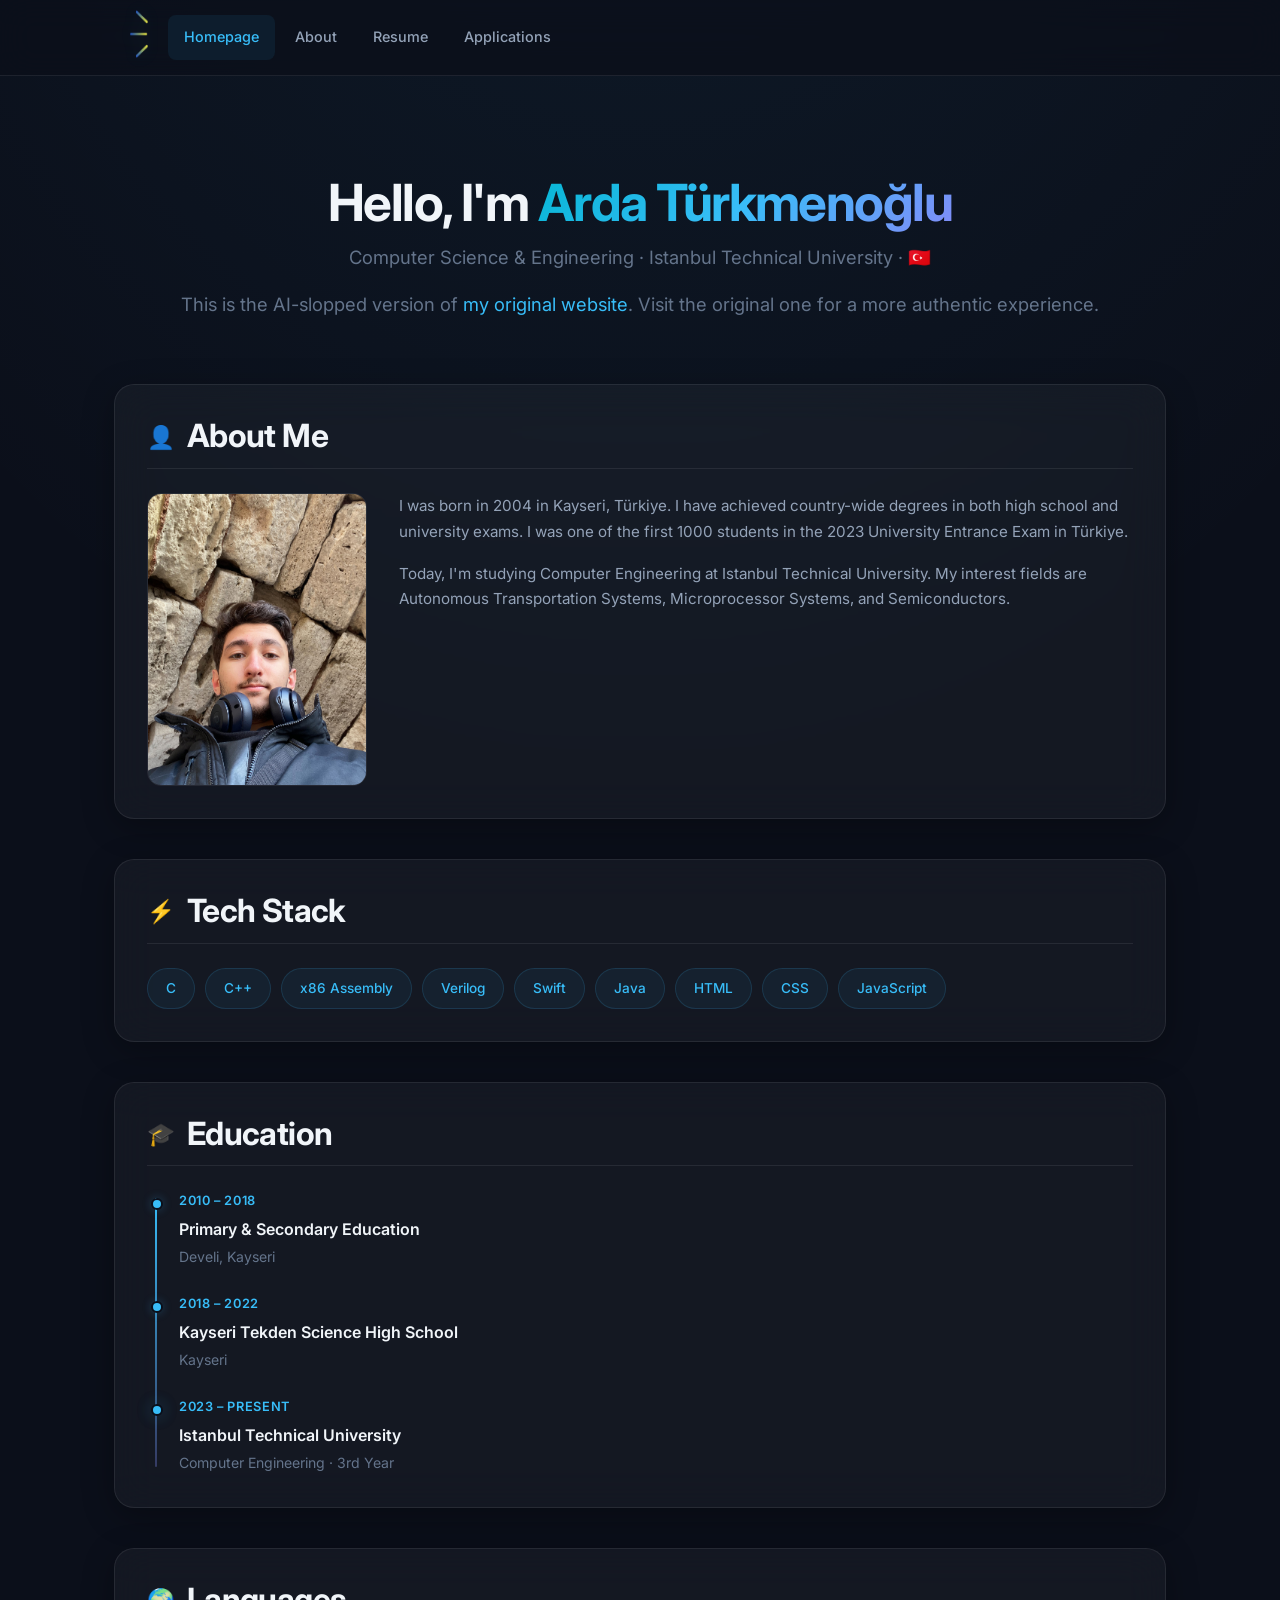
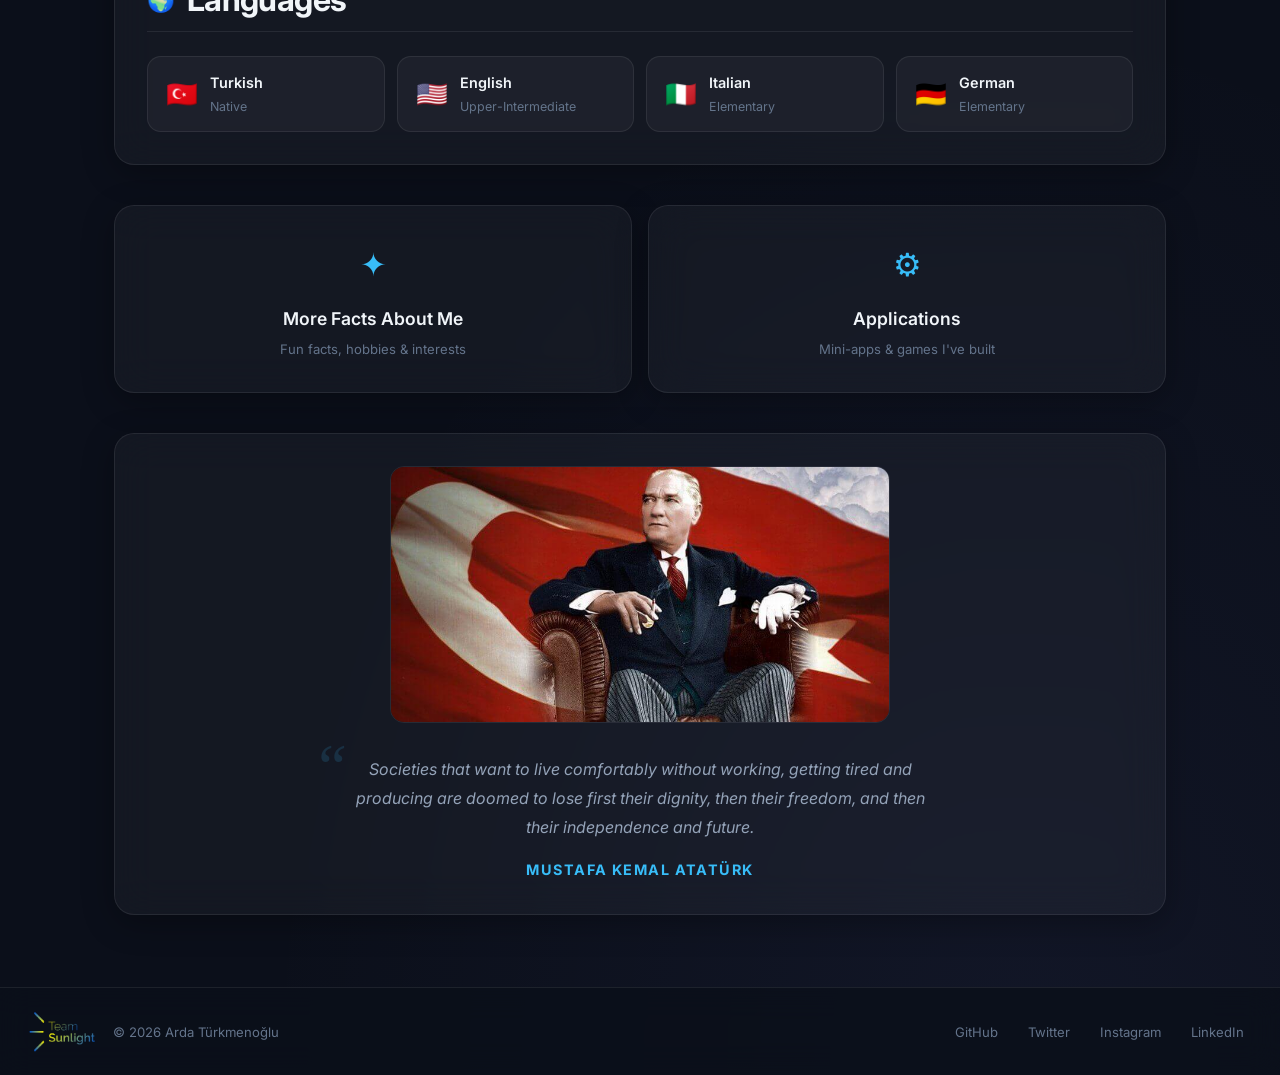
<file: index.html>
<!DOCTYPE html>
<html lang="en">

<head>
  <meta charset="UTF-8">
  <meta name="viewport" content="width=device-width, initial-scale=1.0">
  <meta name="description"
    content="Arda Türkmenoğlu — Computer Science & Engineering student at Istanbul Technical University. Portfolio and personal website.">
  <meta property="og:title" content="Arda Türkmenoğlu — Portfolio">
  <meta property="og:description"
    content="CS Student at Istanbul Technical University. Developer, engineer, and lifelong learner.">
  <meta property="og:type" content="website">
  <meta property="og:url" content="https://ardatrkmnoglu.com">
  <title>Arda Türkmenoğlu — Portfolio</title>
  <link rel="stylesheet" href="style.css">
</head>

<body>
  <nav class="navbar">
    <ul>
      <li>
        <p><img class="logo" src="images/logo2tr.png" alt="Logo"></p>
      </li>
      <li><a href="index.html" class="active">Homepage</a></li>
      <li><a href="funfacts.html">About</a></li>
      <li><a href="https://ardatrkmnoglu.com/cv/resume.html">Resume</a></li>
      <li><a href="apps.html">Applications</a></li>
    </ul>
  </nav>

  <div class="main-container">
    <section class="intro fade-in" id="intro">

      <h1>Hello, I'm <span class="accent-text">Arda Türkmenoğlu</span></h1>
      <p class="subtitle">Computer Science & Engineering · Istanbul Technical University · 🇹🇷</p>
      <p class="subtitle">This is the AI-slopped version of <a href="https://ardatrkmnoglu.com">my original website</a>.
        Visit the original one for a more authentic experience.</p>
    </section>

    <section class="about-section fade-in" id="about">
      <div class="glass-card">
        <div class="section-title">
          <span class="icon">👤</span>
          <h2>About Me</h2>
        </div>
        <div class="about-content">
          <img class="about-photo" src="images/arda.jpeg" onmouseover="this.src='images/IMG_2612.JPG'"
            onmouseout="this.src='images/arda.jpeg'" alt="Arda Türkmenoğlu">
          <div class="about-text">
            <p>
              I was born in 2004 in Kayseri, Türkiye. I have achieved country-wide degrees in both
              high school and university exams. I was one of the first 1000 students in the 2023
              University Entrance Exam in Türkiye.
            </p>
            <p>
              Today, I'm studying Computer Engineering at Istanbul Technical University.
              My interest fields are Autonomous Transportation Systems, Microprocessor Systems,
              and Semiconductors.
            </p>
          </div>
        </div>
      </div>
    </section>

    <section class="skills-section fade-in" id="skills">
      <div class="glass-card">
        <div class="section-title">
          <span class="icon">⚡</span>
          <h2>Tech Stack</h2>
        </div>
        <div class="skills-grid">
          <span class="skill-pill">C</span>
          <span class="skill-pill">C++</span>
          <span class="skill-pill">x86 Assembly</span>
          <span class="skill-pill">Verilog</span>
          <span class="skill-pill">Swift</span>
          <span class="skill-pill">Java</span>
          <span class="skill-pill">HTML</span>
          <span class="skill-pill">CSS</span>
          <span class="skill-pill">JavaScript</span>
        </div>
      </div>
    </section>

    <section class="timeline-section fade-in" id="education">
      <div class="glass-card">
        <div class="section-title">
          <span class="icon">🎓</span>
          <h2>Education</h2>
        </div>
        <div class="timeline">
          <div class="timeline-item">
            <div class="timeline-date">2010 – 2018</div>
            <div class="timeline-title">Primary & Secondary Education</div>
            <div class="timeline-desc">Develi, Kayseri</div>
          </div>
          <div class="timeline-item">
            <div class="timeline-date">2018 – 2022</div>
            <div class="timeline-title">Kayseri Tekden Science High School</div>
            <div class="timeline-desc">Kayseri</div>
          </div>
          <div class="timeline-item current">
            <div class="timeline-date">2023 – Present</div>
            <div class="timeline-title">Istanbul Technical University</div>
            <div class="timeline-desc">Computer Engineering · 3rd Year</div>
          </div>
        </div>
      </div>
    </section>

    <section class="languages-section fade-in" id="languages">
      <div class="glass-card">
        <div class="section-title">
          <span class="icon">🌍</span>
          <h2>Languages</h2>
        </div>
        <div class="languages-grid">
          <div class="lang-card">
            <span class="flag">🇹🇷</span>
            <div class="lang-info">
              <span class="lang-name">Turkish</span>
              <span class="lang-level">Native</span>
            </div>
          </div>
          <div class="lang-card">
            <span class="flag">🇺🇸</span>
            <div class="lang-info">
              <span class="lang-name">English</span>
              <span class="lang-level">Upper-Intermediate</span>
            </div>
          </div>
          <div class="lang-card">
            <span class="flag">🇮🇹</span>
            <div class="lang-info">
              <span class="lang-name">Italian</span>
              <span class="lang-level">Elementary</span>
            </div>
          </div>
          <div class="lang-card">
            <span class="flag">🇩🇪</span>
            <div class="lang-info">
              <span class="lang-name">German</span>
              <span class="lang-level">Elementary</span>
            </div>
          </div>
        </div>
      </div>
    </section>

    <section class="quick-links fade-in" id="quick-links">
      <a href="funfacts.html" class="glass-card quick-link-card">
        <span class="link-icon">✦</span>
        <span class="link-title">More Facts About Me</span>
        <span class="link-desc">Fun facts, hobbies & interests</span>
      </a>
      <a href="apps.html" class="glass-card quick-link-card">
        <span class="link-icon">⚙</span>
        <span class="link-title">Applications</span>
        <span class="link-desc">Mini-apps & games I've built</span>
      </a>
    </section>

    <section class="quote-section fade-in" id="quote">
      <div class="glass-card quote-card">
        <img class="quote-image" src="images/Ataturk.jpeg" alt="Mustafa Kemal Atatürk">
        <blockquote>
          Societies that want to live comfortably without working, getting tired and producing
          are doomed to lose first their dignity, then their freedom, and then their independence and future.
        </blockquote>
        <p class="quote-author">Mustafa Kemal Atatürk</p>
      </div>
    </section>
  </div>

  <footer>
    <img src="images/logotrn2.png" alt="Team Sunlight Logo">
    <p>© 2026 Arda Türkmenoğlu</p>
    <p class="footer-links">
      <a href="https://github.com/ardatrkmnoglu">GitHub</a>
      <a href="https://x.com/ArdaTrkmnoglu">Twitter</a>
      <a href="https://instagram.com/ardatrkmnoglu">Instagram</a>
      <a href="https://linkedin.com/in/ardatrkmnoglu">LinkedIn</a>
    </p>
  </footer>

  <script>
    const observer = new IntersectionObserver((entries) => {
      entries.forEach((entry) => {
        if (entry.isIntersecting) {
          entry.target.classList.add('visible');
        }
      });
    }, {
      threshold: 0.1,
      rootMargin: '0px 0px -40px 0px'
    });

    document.querySelectorAll('.fade-in').forEach((el) => {
      observer.observe(el);
    });
  </script>
</body>

</html>
</file>
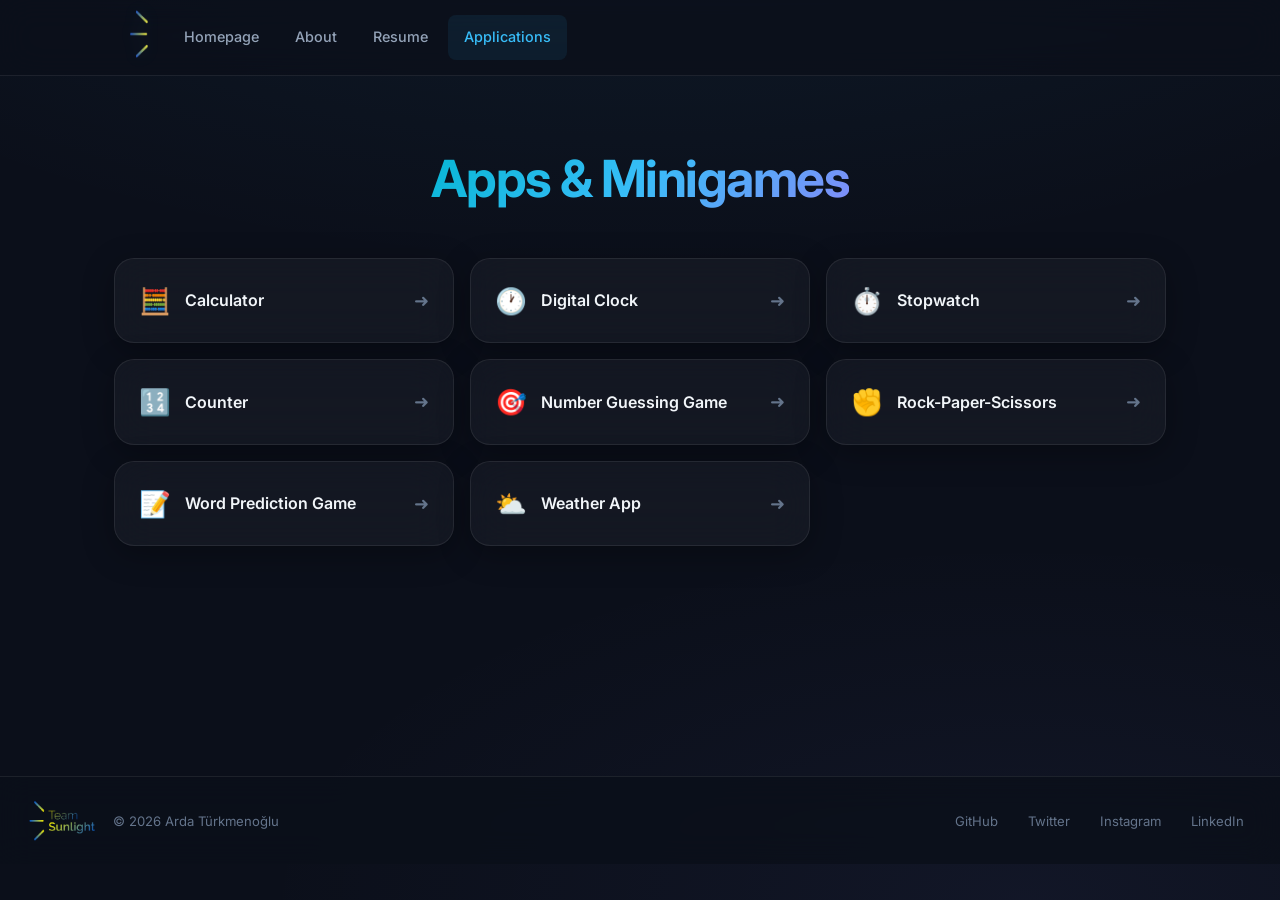
<file: apps.html>
<!DOCTYPE html>
<html lang="en">

<head>
  <meta charset="UTF-8">
  <meta name="viewport" content="width=device-width, initial-scale=1.0">
  <meta name="description" content="Mini-applications and games built by Arda Türkmenoğlu.">
  <title>Applications — Arda Türkmenoğlu</title>
  <link rel="stylesheet" href="style.css">
</head>

<body>
  <nav class="navbar">
    <ul>
      <li>
        <p><img class="logo" src="images/logo2tr.png" alt="Logo"></p>
      </li>
      <li><a href="index.html">Homepage</a></li>
      <li><a href="funfacts.html">About</a></li>
      <li><a href="https://ardatrkmnoglu.com/cv/resume.html">Resume</a></li>
      <li><a href="apps.html" class="active">Applications</a></li>
    </ul>
  </nav>

  <div class="main-container">
    <div class="page-header fade-in">
      <h1>Apps & Minigames</h1>
    </div>

    <section class="fade-in">
      <div class="apps-grid">
        <div class="glass-card app-card" id="button1">
          <span class="app-icon">🧮</span>
          <span class="app-name">Calculator</span>
        </div>
        <div class="glass-card app-card" id="button2">
          <span class="app-icon">🕐</span>
          <span class="app-name">Digital Clock</span>
        </div>
        <div class="glass-card app-card" id="button3">
          <span class="app-icon">⏱️</span>
          <span class="app-name">Stopwatch</span>
        </div>
        <div class="glass-card app-card" id="button4">
          <span class="app-icon">🔢</span>
          <span class="app-name">Counter</span>
        </div>
        <div class="glass-card app-card" id="button5">
          <span class="app-icon">🎯</span>
          <span class="app-name">Number Guessing Game</span>
        </div>
        <div class="glass-card app-card" id="button6">
          <span class="app-icon">✊</span>
          <span class="app-name">Rock-Paper-Scissors</span>
        </div>
        <div class="glass-card app-card" id="button7">
          <span class="app-icon">📝</span>
          <span class="app-name">Word Prediction Game</span>
        </div>
        <div class="glass-card app-card" id="button8">
          <span class="app-icon">⛅</span>
          <span class="app-name">Weather App</span>
        </div>
      </div>
    </section>
  </div>

  <footer>
    <img src="images/logotrn2.png" alt="Team Sunlight Logo">
    <p>© 2026 Arda Türkmenoğlu</p>
    <p class="footer-links">
      <a href="https://github.com/ardatrkmnoglu">GitHub</a>
      <a href="https://x.com/ArdaTrkmnoglu">Twitter</a>
      <a href="https://instagram.com/ardatrkmnoglu">Instagram</a>
      <a href="https://linkedin.com/in/ardatrkmnoglu">LinkedIn</a>
    </p>
  </footer>

  <script>
    const buttons = {
      button1: "https://ardatrkmnoglu.com/apps/calc.html",
      button2: "https://ardatrkmnoglu.com/apps/clock.html",
      button3: "https://ardatrkmnoglu.com/apps/stopwatch.html",
      button4: "https://ardatrkmnoglu.com/apps/count.html",
      button5: "https://ardatrkmnoglu.com/apps/guess.html",
      button6: "https://ardatrkmnoglu.com/apps/rcsgame.html",
      button7: "https://ardatrkmnoglu.com/apps/wordgame.html",
      button8: "https://ardatrkmnoglu.com/apps/weather.html",
    };

    Object.keys(buttons).forEach(id => {
      const btn = document.getElementById(id);
      if (btn) {
        btn.addEventListener("click", () => {
          window.location.href = buttons[id];
        });
      }
    });

    const observer = new IntersectionObserver((entries) => {
      entries.forEach((entry) => {
        if (entry.isIntersecting) {
          entry.target.classList.add('visible');
        }
      });
    }, { threshold: 0.1, rootMargin: '0px 0px -40px 0px' });

    document.querySelectorAll('.fade-in').forEach((el) => observer.observe(el));
  </script>
</body>

</html>
</file>
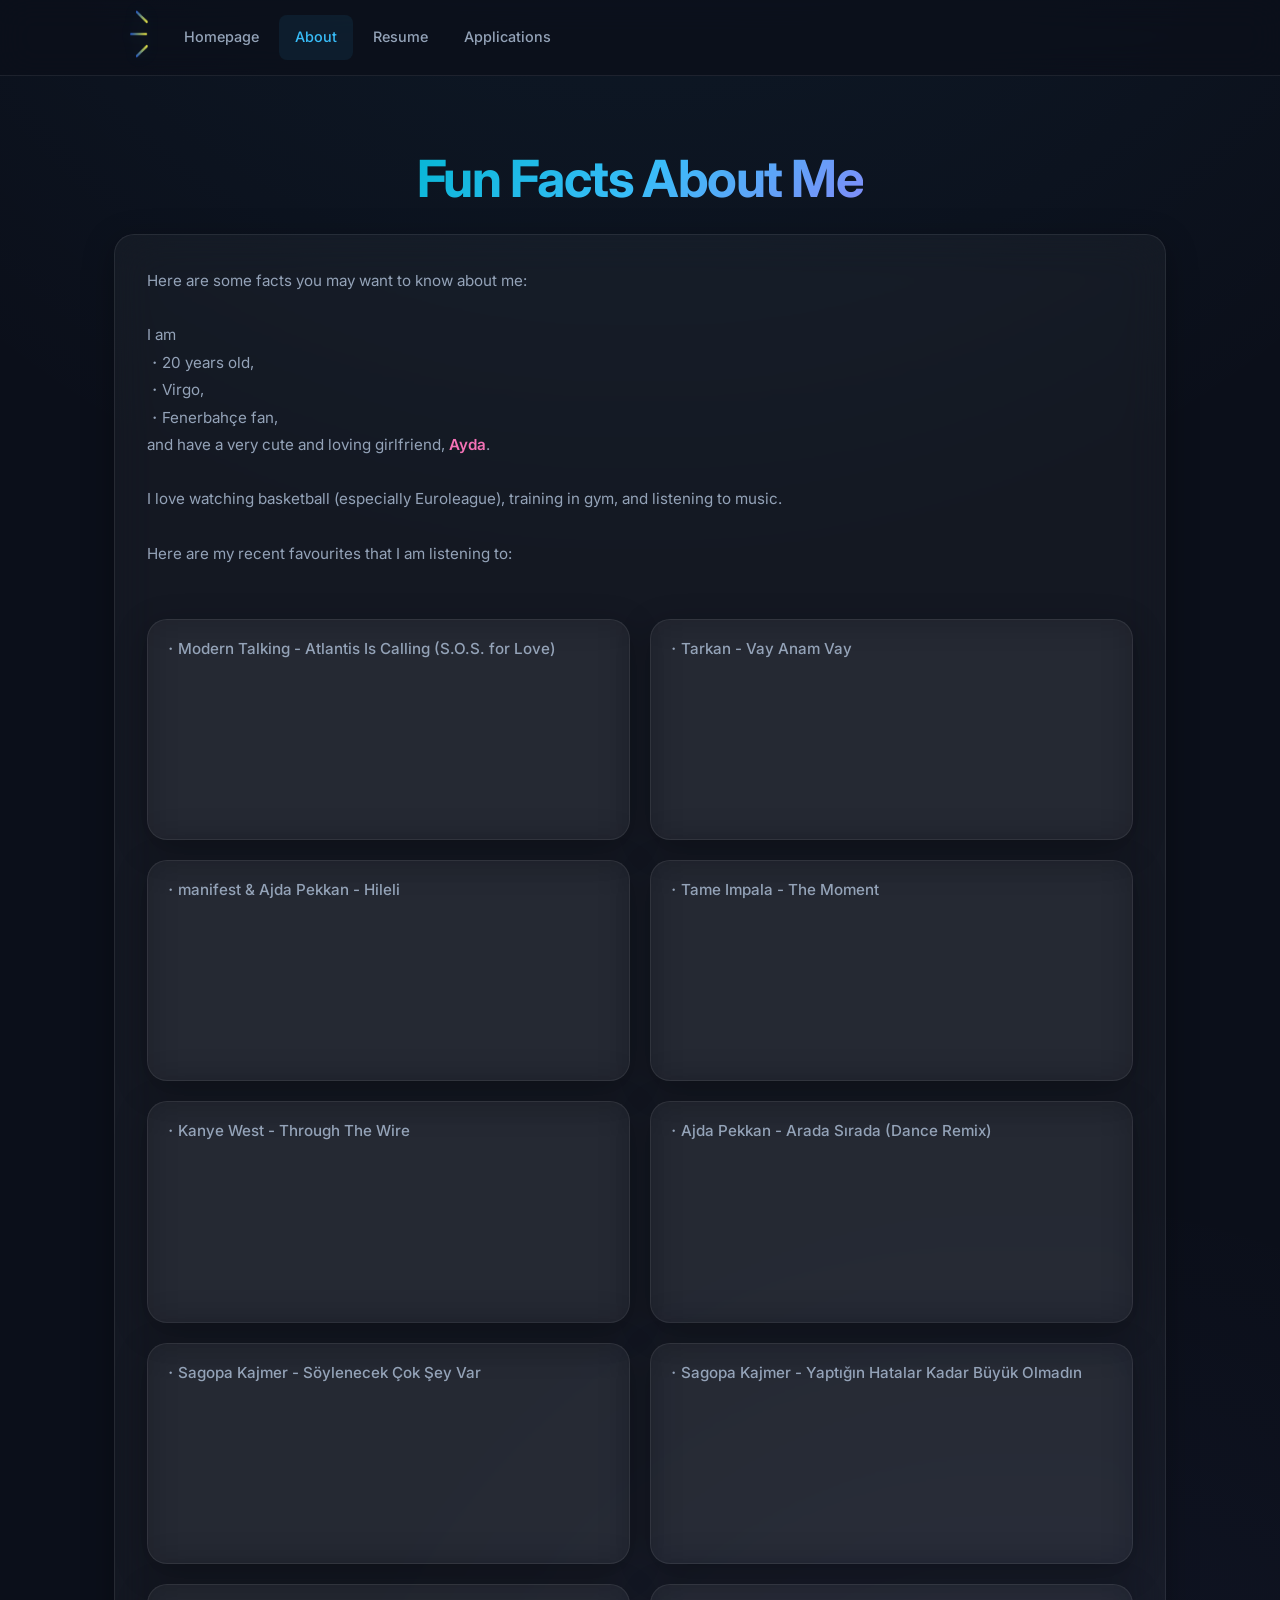
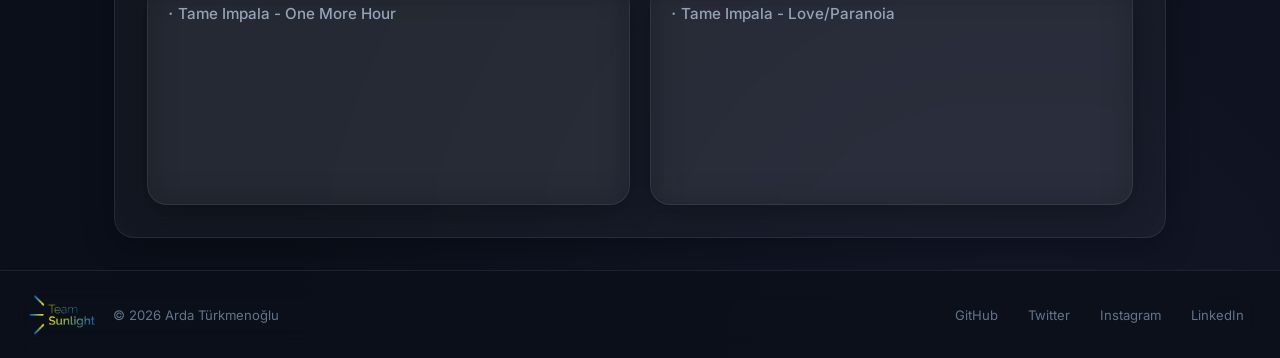
<file: funfacts.html>
<!DOCTYPE html>
<html lang="en">

<head>
  <meta charset="UTF-8">
  <meta name="viewport" content="width=device-width, initial-scale=1.0">
  <meta name="description" content="Fun facts about Arda Türkmenoğlu — hobbies, interests, and more.">
  <title>About — Arda Türkmenoğlu</title>
  <link rel="stylesheet" href="style.css">
</head>

<body>
  <nav class="navbar">
    <ul>
      <li>
        <p><img class="logo" src="images/logo2tr.png" alt="Logo"></p>
      </li>
      <li><a href="index.html">Homepage</a></li>
      <li><a href="funfacts.html" class="active">About</a></li>
      <li><a href="https://ardatrkmnoglu.com/cv/resume.html">Resume</a></li>
      <li><a href="apps.html">Applications</a></li>
    </ul>
  </nav>

  <div class="main-container">
    <div class="page-header fade-in">
      <h1>Fun Facts About Me</h1>
    </div>

    <section class="fade-in">
      <div class="glass-card facts-card">
        <p>Here are some facts you may want to know about me:</p>
        <br>
        <p>
          I am<br>
          ・20 years old,<br>
          ・Virgo,<br>
          ・Fenerbahçe fan,<br>
          and have a very cute and loving girlfriend,
          <a class="ayda-link"
            href="https://itu-itis.github.io/introduction-to-information-systems-2024-itu-itis24-aytimur23/TermProject/index.html">Ayda</a>.
        </p>
        <br>
        <p>I love watching basketball (especially Euroleague), training in gym, and listening to music.</p>
        <br>
        <p>Here are my recent favourites that I am listening to:</p>
        <br>
        <div class="music-grid">
          <div class="glass-card music">
            <p>・Modern Talking - Atlantis Is Calling (S.O.S. for Love)</p>
            <iframe data-testid="embed-iframe" style="border-radius:12px"
              src="https://open.spotify.com/embed/track/53PlbcGzLTx65vjaS6tG0N?utm_source=generator&theme=0" height="152"
              frameBorder="0" allowfullscreen="" allow="clipboard-write; encrypted-media; fullscreen; picture-in-picture"
              loading="lazy"></iframe>
          </div>
          <div class="glass-card music">
            <p>・Tarkan - Vay Anam Vay</p>
            <iframe data-testid="embed-iframe" style="border-radius:12px"
              src="https://open.spotify.com/embed/track/3fjYuKRu0Wtyh2bnfSRaxk?utm_source=generator&theme=0" height="152"
              frameBorder="0" allowfullscreen="" allow="clipboard-write; encrypted-media; fullscreen; picture-in-picture"
              loading="lazy"></iframe>
          </div>
          <div class="glass-card music">
            <p>・manifest &amp; Ajda Pekkan - Hileli</p>
            <iframe data-testid="embed-iframe" style="border-radius:12px"
              src="https://open.spotify.com/embed/track/4eBE6hpwm7aJxIY4iwgwU8?utm_source=generator&theme=0" height="152"
              frameBorder="0" allowfullscreen="" allow="clipboard-write; encrypted-media; fullscreen; picture-in-picture"
              loading="lazy"></iframe>
          </div>
          <div class="glass-card music">
            <p>・Tame Impala - The Moment</p>
            <iframe data-testid="embed-iframe" style="border-radius:12px"
              src="https://open.spotify.com/embed/track/1UYj8qTWjneZJDVjUMwMub?utm_source=generator&theme=0" height="152"
              frameBorder="0" allowfullscreen="" allow="clipboard-write; encrypted-media; fullscreen; picture-in-picture"
              loading="lazy"></iframe>
          </div>
          <div class="glass-card music">
            <p>・Kanye West - Through The Wire</p>
            <iframe data-testid="embed-iframe" style="border-radius:12px"
              src="https://open.spotify.com/embed/track/5awFsxOECAVPdOUMIjepQ3?utm_source=generator&theme=0" height="152"
              frameBorder="0" allowfullscreen="" allow="clipboard-write; encrypted-media; fullscreen; picture-in-picture"
              loading="lazy"></iframe>
          </div>
          <div class="glass-card music">
            <p>・Ajda Pekkan - Arada Sırada (Dance Remix)</p>
            <iframe data-testid="embed-iframe" style="border-radius:12px"
              src="https://open.spotify.com/embed/track/5N6TbAsR8nGrfzBj8lLd3m?utm_source=generator&theme=0" height="152"
              frameBorder="0" allowfullscreen="" allow="clipboard-write; encrypted-media; fullscreen; picture-in-picture"
              loading="lazy"></iframe>
          </div>
          <div class="glass-card music">
            <p>・Sagopa Kajmer - Söylenecek Çok Şey Var</p>
            <iframe data-testid="embed-iframe" style="border-radius:12px"
              src="https://open.spotify.com/embed/track/1kk9Y7DIQBuHymFgdSRckG?utm_source=generator&theme=0" height="152"
              frameBorder="0" allowfullscreen="" allow="clipboard-write; encrypted-media; fullscreen; picture-in-picture"
              loading="lazy"></iframe>
          </div>
          <div class="glass-card music">
            <p>・Sagopa Kajmer - Yaptığın Hatalar Kadar Büyük Olmadın</p>
            <iframe data-testid="embed-iframe" style="border-radius:12px"
              src="https://open.spotify.com/embed/track/5CijwnR4NrDjYRza8SoO7H?utm_source=generator&theme=0" height="152"
              frameBorder="0" allowfullscreen="" allow="clipboard-write; encrypted-media; fullscreen; picture-in-picture"
              loading="lazy"></iframe>
          </div>
          <div class="glass-card music">
            <p>・Tame Impala - One More Hour</p>
            <iframe data-testid="embed-iframe" style="border-radius:12px"
              src="https://open.spotify.com/embed/track/0mO6oS60RST2sWmN2FKknP?utm_source=generator&theme=0" height="152"
              frameBorder="0" allowfullscreen="" allow="clipboard-write; encrypted-media; fullscreen; picture-in-picture"
              loading="lazy"></iframe>
          </div>
          <div class="glass-card music">
            <p>・Tame Impala - Love/Paranoia</p>
            <iframe data-testid="embed-iframe" style="border-radius:12px"
              src="https://open.spotify.com/embed/track/5h9hkYIBWTZYFRmF6Iz1gt?utm_source=generator&theme=0" height="152"
              frameBorder="0" allowfullscreen="" allow="clipboard-write; encrypted-media; fullscreen; picture-in-picture"
              loading="lazy"></iframe>
          </div>
        </div>
    </section>
  </div>

  <footer>
    <img src="images/logotrn2.png" alt="Team Sunlight Logo">
    <p>© 2026 Arda Türkmenoğlu</p>
    <p class="footer-links">
      <a href="https://github.com/ardatrkmnoglu">GitHub</a>
      <a href="https://x.com/ArdaTrkmnoglu">Twitter</a>
      <a href="https://instagram.com/ardatrkmnoglu">Instagram</a>
      <a href="https://linkedin.com/in/ardatrkmnoglu">LinkedIn</a>
    </p>
  </footer>

  <script>
    const observer = new IntersectionObserver((entries) => {
      entries.forEach((entry) => {
        if (entry.isIntersecting) {
          entry.target.classList.add('visible');
        }
      });
    }, {threshold: 0.1, rootMargin: '0px 0px -40px 0px'});

    document.querySelectorAll('.fade-in').forEach((el) => observer.observe(el));
  </script>
</body>

</html>
</file>
<file: style.css>
@import url('https://fonts.googleapis.com/css2?family=Inter:wght@300;400;500;600;700;800;900&display=swap');

:root {
    --bg-primary: #0b0f1a;
    --bg-secondary: #111827;
    --bg-card: rgba(255, 255, 255, 0.04);
    --bg-card-hover: rgba(255, 255, 255, 0.07);
    --glass-border: rgba(255, 255, 255, 0.08);
    --glass-blur: 20px;

    --accent: #38bdf8;
    --accent-secondary: #06b6d4;
    --accent-glow: rgba(56, 189, 248, 0.25);
    --accent-gradient: linear-gradient(135deg, #06b6d4, #38bdf8, #818cf8);

    --text-primary: #f1f5f9;
    --text-secondary: #94a3b8;
    --text-muted: #64748b;

    --radius-sm: 8px;
    --radius-md: 14px;
    --radius-lg: 20px;
    --radius-xl: 28px;
    --radius-full: 9999px;

    --shadow-glow: 0 0 40px rgba(56, 189, 248, 0.08);
    --shadow-card: 0 8px 32px rgba(0, 0, 0, 0.3);
    --shadow-card-hover: 0 16px 48px rgba(0, 0, 0, 0.4);

    --transition-fast: 0.2s ease;
    --transition-normal: 0.35s ease;
    --transition-slow: 0.5s ease;

    --font-family: 'Inter', -apple-system, BlinkMacSystemFont, 'Segoe UI', sans-serif;
    --max-width: 1100px;
}

*,
*::before,
*::after {
    margin: 0;
    padding: 0;
    box-sizing: border-box;
}

html {
    scroll-behavior: smooth;
    -webkit-font-smoothing: antialiased;
    -moz-osx-font-smoothing: grayscale;
}

body {
    font-family: var(--font-family);
    background: var(--bg-primary);
    background-image:
        radial-gradient(ellipse 80% 50% at 50% -20%, rgba(56, 189, 248, 0.08), transparent),
        radial-gradient(ellipse 60% 40% at 80% 100%, rgba(129, 140, 248, 0.06), transparent);
    color: var(--text-primary);
    line-height: 1.7;
    min-height: 100vh;
    overflow-x: hidden;
}

img {
    max-width: 100%;
    height: auto;
}

a {
    color: var(--accent);
    text-decoration: none;
    transition: color var(--transition-fast);
}

a:hover {
    color: var(--accent-secondary);
}

::selection {
    background: rgba(56, 189, 248, 0.3);
    color: #fff;
}

::-webkit-scrollbar {
    width: 8px;
}

::-webkit-scrollbar-track {
    background: var(--bg-primary);
}

::-webkit-scrollbar-thumb {
    background: rgba(255, 255, 255, 0.12);
    border-radius: var(--radius-full);
}

::-webkit-scrollbar-thumb:hover {
    background: rgba(255, 255, 255, 0.2);
}

h1,
h2,
h3,
h4 {
    font-weight: 700;
    line-height: 1.2;
    color: var(--text-primary);
}

h1 {
    font-size: clamp(2rem, 5vw, 3.2rem);
    letter-spacing: -0.03em;
}

h2 {
    font-size: clamp(1.4rem, 3vw, 2rem);
    letter-spacing: -0.02em;
}

h3 {
    font-size: 1.15rem;
}

p {
    color: var(--text-secondary);
    font-size: 1rem;
}

.main-container {
    max-width: var(--max-width);
    margin: 0 auto;
    padding: 2rem 1.5rem;
    min-height: calc(100vh - 200px);
}

.glass-card {
    background: var(--bg-card);
    border: 1px solid var(--glass-border);
    border-radius: var(--radius-lg);
    backdrop-filter: blur(var(--glass-blur));
    -webkit-backdrop-filter: blur(var(--glass-blur));
    box-shadow: var(--shadow-card);
    padding: 2rem;
    transition: transform var(--transition-normal), box-shadow var(--transition-normal), background var(--transition-normal);
}

.glass-card:hover {
    transform: translateY(-4px);
    box-shadow: var(--shadow-card-hover);
    background: var(--bg-card-hover);
}

.navbar {
    position: sticky;
    top: 0;
    z-index: 100;
    background: rgba(11, 15, 26, 0.75);
    border-bottom: 1px solid var(--glass-border);
    backdrop-filter: blur(16px);
    -webkit-backdrop-filter: blur(16px);
    margin-bottom: 0;
    max-height: none;
}

.navbar ul {
    display: flex;
    flex-direction: row;
    align-items: center;
    justify-content: flex-start;
    gap: 4px;
    list-style-type: none;
    margin: 0;
    padding: 0 1.5rem;
    max-width: var(--max-width);
    margin: 0 auto;
}

.navbar li {
    float: none;
}

.navbar .logo {
    max-height: 48px;
    filter: drop-shadow(0 0 8px rgba(56, 189, 248, 0.15));
    transition: filter var(--transition-normal);
}

.navbar .logo:hover {
    filter: drop-shadow(0 0 16px rgba(56, 189, 248, 0.35));
}

.navbar a,
.navbar p {
    color: var(--text-secondary);
    text-decoration: none;
    font-family: var(--font-family);
    font-weight: 500;
    font-size: 0.9rem;
    display: block;
    border-radius: var(--radius-sm);
    text-align: center;
    padding: 10px 16px;
    width: auto;
    transition: color var(--transition-fast), background var(--transition-fast);
}

.navbar a:hover {
    color: var(--text-primary);
    background: rgba(255, 255, 255, 0.06);
}

.navbar a.active {
    color: var(--accent);
    background: rgba(56, 189, 248, 0.08);
}

.intro {
    text-align: center;
    padding: 4rem 0 3rem;
    position: relative;
}

.intro-photo-wrapper {
    position: relative;
    display: inline-block;
    margin-bottom: 1.5rem;
}

.intro-photo {
    width: 160px;
    height: 160px;
    border-radius: 50%;
    object-fit: cover;
    border: 3px solid rgba(56, 189, 248, 0.3);
    box-shadow: 0 0 30px rgba(56, 189, 248, 0.15), 0 0 60px rgba(56, 189, 248, 0.05);
    transition: transform var(--transition-normal), box-shadow var(--transition-normal);
    animation: float 6s ease-in-out infinite;
}

.intro-photo:hover {
    transform: scale(1.05);
    box-shadow: 0 0 40px rgba(56, 189, 248, 0.25), 0 0 80px rgba(56, 189, 248, 0.1);
}

.intro h1 {
    margin-bottom: 0.5rem;
}

.intro h1 .accent-text {
    background: var(--accent-gradient);
    -webkit-background-clip: text;
    -webkit-text-fill-color: transparent;
    background-clip: text;
}

.intro .subtitle {
    font-size: 1.15rem;
    color: var(--text-muted);
    font-weight: 400;
    margin-bottom: 1rem;
}

.intro .flag-row {
    font-size: 1.5rem;
    letter-spacing: 0.3em;
}

.section-title {
    display: flex;
    align-items: center;
    gap: 12px;
    margin-bottom: 1.5rem;
    padding-bottom: 0.75rem;
    border-bottom: 1px solid var(--glass-border);
}

.section-title .icon {
    font-size: 1.4rem;
}

.section-title h2 {
    margin: 0;
}

.about-section {
    margin-bottom: 2.5rem;
}

.about-content {
    display: grid;
    grid-template-columns: 220px 1fr;
    gap: 2rem;
    align-items: start;
}

.about-photo {
    width: 100%;
    border-radius: var(--radius-md);
    object-fit: cover;
    aspect-ratio: 3/4;
    border: 1px solid var(--glass-border);
    transition: transform var(--transition-normal);
}

.about-photo:hover {
    transform: scale(1.02);
}

.about-text p {
    margin-bottom: 1rem;
    font-size: 0.95rem;
}

.skills-section {
    margin-bottom: 2.5rem;
}

.skills-grid {
    display: flex;
    flex-wrap: wrap;
    gap: 10px;
}

.skill-pill {
    display: inline-flex;
    align-items: center;
    gap: 6px;
    padding: 8px 18px;
    background: rgba(56, 189, 248, 0.06);
    border: 1px solid rgba(56, 189, 248, 0.15);
    border-radius: var(--radius-full);
    font-size: 0.85rem;
    font-weight: 500;
    color: var(--accent);
    transition: all var(--transition-fast);
    cursor: default;
}

.skill-pill:hover {
    background: rgba(56, 189, 248, 0.12);
    border-color: rgba(56, 189, 248, 0.3);
    transform: translateY(-2px);
    box-shadow: 0 4px 16px rgba(56, 189, 248, 0.1);
}

.timeline-section {
    margin-bottom: 2.5rem;
}

.timeline {
    position: relative;
    padding-left: 32px;
}

.timeline::before {
    content: '';
    position: absolute;
    left: 8px;
    top: 8px;
    bottom: 8px;
    width: 2px;
    background: linear-gradient(to bottom, var(--accent), rgba(129, 140, 248, 0.3));
    border-radius: 2px;
}

.timeline-item {
    position: relative;
    margin-bottom: 1.5rem;
    padding-bottom: 0;
}

.timeline-item:last-child {
    margin-bottom: 0;
}

.timeline-item::before {
    content: '';
    position: absolute;
    left: -28px;
    top: 8px;
    width: 12px;
    height: 12px;
    border-radius: 50%;
    background: var(--accent);
    box-shadow: 0 0 10px var(--accent-glow);
    border: 2px solid var(--bg-primary);
}

.timeline-item.current::before {
    background: var(--accent);
    box-shadow: 0 0 16px var(--accent-glow), 0 0 30px rgba(56, 189, 248, 0.1);
    animation: pulse-dot 2s ease-in-out infinite;
}

.timeline-date {
    font-size: 0.8rem;
    font-weight: 600;
    color: var(--accent);
    text-transform: uppercase;
    letter-spacing: 0.05em;
    margin-bottom: 4px;
}

.timeline-title {
    font-size: 1rem;
    font-weight: 600;
    color: var(--text-primary);
    margin-bottom: 2px;
}

.timeline-desc {
    font-size: 0.88rem;
    color: var(--text-muted);
}

.languages-section {
    margin-bottom: 2.5rem;
}

.languages-grid {
    display: grid;
    grid-template-columns: repeat(auto-fit, minmax(200px, 1fr));
    gap: 12px;
}

.lang-card {
    display: flex;
    align-items: center;
    gap: 12px;
    padding: 14px 18px;
    background: var(--bg-card);
    border: 1px solid var(--glass-border);
    border-radius: var(--radius-md);
    transition: all var(--transition-fast);
}

.lang-card:hover {
    background: var(--bg-card-hover);
    transform: translateY(-2px);
}

.lang-card .flag {
    font-size: 1.6rem;
}

.lang-card .lang-info {
    display: flex;
    flex-direction: column;
}

.lang-card .lang-name {
    font-size: 0.9rem;
    font-weight: 600;
    color: var(--text-primary);
}

.lang-card .lang-level {
    font-size: 0.78rem;
    color: var(--text-muted);
}

.quick-links {
    display: grid;
    grid-template-columns: repeat(2, 1fr);
    gap: 1rem;
    margin-bottom: 2.5rem;
}

.quick-link-card {
    display: flex;
    flex-direction: column;
    align-items: center;
    justify-content: center;
    padding: 2rem;
    text-decoration: none;
    text-align: center;
    position: relative;
    overflow: hidden;
}

.quick-link-card::before {
    content: '';
    position: absolute;
    inset: 0;
    background: var(--accent-gradient);
    opacity: 0;
    transition: opacity var(--transition-normal);
    border-radius: inherit;
}

.quick-link-card:hover::before {
    opacity: 0.06;
}

.quick-link-card .link-icon {
    font-size: 2rem;
    margin-bottom: 0.75rem;
    transition: transform var(--transition-normal);
}

.quick-link-card:hover .link-icon {
    transform: scale(1.15);
}

.quick-link-card .link-title {
    font-size: 1.1rem;
    font-weight: 600;
    color: var(--text-primary);
    margin-bottom: 0.25rem;
}

.quick-link-card .link-desc {
    font-size: 0.82rem;
    color: var(--text-muted);
}

.quote-section {
    margin-bottom: 2.5rem;
    text-align: center;
}

.quote-card {
    position: relative;
    overflow: hidden;
}

.quote-card .quote-image {
    width: 100%;
    max-width: 500px;
    border-radius: var(--radius-md);
    margin-bottom: 1.5rem;
    border: 1px solid var(--glass-border);
}

.quote-card blockquote {
    font-style: italic;
    font-size: 1rem;
    color: var(--text-secondary);
    line-height: 1.8;
    max-width: 640px;
    margin: 0 auto 1rem;
    position: relative;
    padding: 0 1.5rem;
}

.quote-card blockquote::before {
    content: '\201C';
    position: absolute;
    left: -8px;
    top: -20px;
    font-size: 4rem;
    color: rgba(56, 189, 248, 0.15);
    font-family: Georgia, serif;
    line-height: 1;
}

.quote-card .quote-author {
    font-size: 0.9rem;
    font-weight: 700;
    color: var(--accent);
    letter-spacing: 0.1em;
    text-transform: uppercase;
}

footer {
    display: flex;
    flex-direction: row;
    align-items: center;
    font-family: var(--font-family);
    background: rgba(11, 15, 26, 0.8);
    border-top: 1px solid var(--glass-border);
    backdrop-filter: blur(16px);
    -webkit-backdrop-filter: blur(16px);
    min-height: 80px;
    padding: 1rem 1.5rem;
}

footer img {
    max-height: 55px;
    margin-right: 16px;
}

footer p {
    font-size: 0.82rem;
    color: var(--text-muted);
}

.footer-links {
    margin: 0;
    margin-left: auto;
    display: flex;
    gap: 6px;
}

.footer-links a {
    color: var(--text-muted);
    font-size: 0.82rem;
    padding: 6px 12px;
    border-radius: var(--radius-sm);
    transition: color var(--transition-fast), background var(--transition-fast);
}

.footer-links a:hover {
    color: var(--accent);
    background: rgba(56, 189, 248, 0.06);
}

.apps-grid {
    display: grid;
    grid-template-columns: repeat(auto-fill, minmax(280px, 1fr));
    gap: 1rem;
    margin-top: 1.5rem;
}

.app-card {
    display: flex;
    align-items: center;
    gap: 14px;
    padding: 1.25rem 1.5rem;
    cursor: pointer;
    position: relative;
    overflow: hidden;
}

.app-card::after {
    content: '➜';
    position: absolute;
    right: 1.5rem;
    font-size: 1.1rem;
    color: var(--text-muted);
    transition: transform var(--transition-fast), color var(--transition-fast);
}

.app-card:hover::after {
    transform: translateX(4px);
    color: var(--accent);
}

.app-card .app-icon {
    font-size: 1.6rem;
    flex-shrink: 0;
}

.app-card .app-name {
    font-size: 1rem;
    font-weight: 600;
    color: var(--text-primary);
}

.facts-card {
    margin: 0 auto;
}

.facts-card p {
    font-size: 0.95rem;
    line-height: 1.8;
}

.facts-card .ayda-link {
    color: #f472b6;
    font-weight: 600;
    transition: color var(--transition-fast);
}

.facts-card .ayda-link:hover {
    color: #fb7185;
}

@keyframes fadeInUp {
    from {
        opacity: 0;
        transform: translateY(24px);
    }

    to {
        opacity: 1;
        transform: translateY(0);
    }
}

@keyframes float {

    0%,
    100% {
        transform: translateY(0);
    }

    50% {
        transform: translateY(-8px);
    }
}

@keyframes pulse-dot {

    0%,
    100% {
        box-shadow: 0 0 10px var(--accent-glow);
    }

    50% {
        box-shadow: 0 0 20px var(--accent-glow), 0 0 40px rgba(56, 189, 248, 0.08);
    }
}

@keyframes shimmer {
    0% {
        background-position: -200% center;
    }

    100% {
        background-position: 200% center;
    }
}

.fade-in {
    opacity: 0;
    transform: translateY(24px);
    transition: opacity 0.6s ease, transform 0.6s ease;
}

.fade-in.visible {
    opacity: 1;
    transform: translateY(0);
}

.fade-in-delay-1 {
    transition-delay: 0.1s;
}

.fade-in-delay-2 {
    transition-delay: 0.2s;
}

.fade-in-delay-3 {
    transition-delay: 0.3s;
}

.fade-in-delay-4 {
    transition-delay: 0.4s;
}

.page-header {
    text-align: center;
    padding: 2.5rem 0 1.5rem;
}

.page-header h1 {
    display: inline-block;
    background: var(--accent-gradient);
    -webkit-background-clip: text;
    -webkit-text-fill-color: transparent;
    background-clip: text;
}

.music-grid {
    display: grid;
    grid-template-columns: repeat(auto-fit, minmax(380px, 1fr));
    gap: 20px;
    margin-top: 1.5rem;
}

.music {
    padding: 15px;
    font-weight: 500;
    display: flex;
    flex-direction: column;
    justify-content: space-between;
    gap: 10px;
}

.music iframe {
    width: 100% !important;
    border: none;
}

@media (max-width: 768px) {
    .navbar ul {
        padding: 0 1rem;
        gap: 2px;
    }

    .navbar a,
    .navbar p {
        padding: 8px 10px;
        font-size: 0.82rem;
    }

    .navbar .logo {
        max-height: 36px;
    }

    .main-container {
        padding: 1.5rem 1rem;
    }

    .intro {
        padding: 2.5rem 0 2rem;
    }

    .intro-photo {
        width: 120px;
        height: 120px;
    }

    .about-content {
        grid-template-columns: 1fr;
        text-align: center;
    }

    .about-photo {
        width: 200px;
        margin: 0 auto;
        aspect-ratio: 1;
        border-radius: 50%;
    }

    .quick-links {
        grid-template-columns: 1fr;
    }

    .languages-grid {
        grid-template-columns: 1fr;
    }

    footer {
        flex-direction: column;
        text-align: center;
        gap: 8px;
        padding: 1.5rem 1rem;
    }

    footer img {
        margin-right: 0;
    }

    .footer-links {
        margin-left: 0;
        flex-wrap: wrap;
        justify-content: center;
    }
}

@media (max-width: 480px) {
    .intro-photo {
        width: 100px;
        height: 100px;
    }

    .glass-card {
        padding: 1.25rem;
    }

    .apps-grid {
        grid-template-columns: 1fr;
    }

    .skills-grid {
        gap: 8px;
    }

    .skill-pill {
        padding: 6px 14px;
        font-size: 0.8rem;
    }
}
</file>
